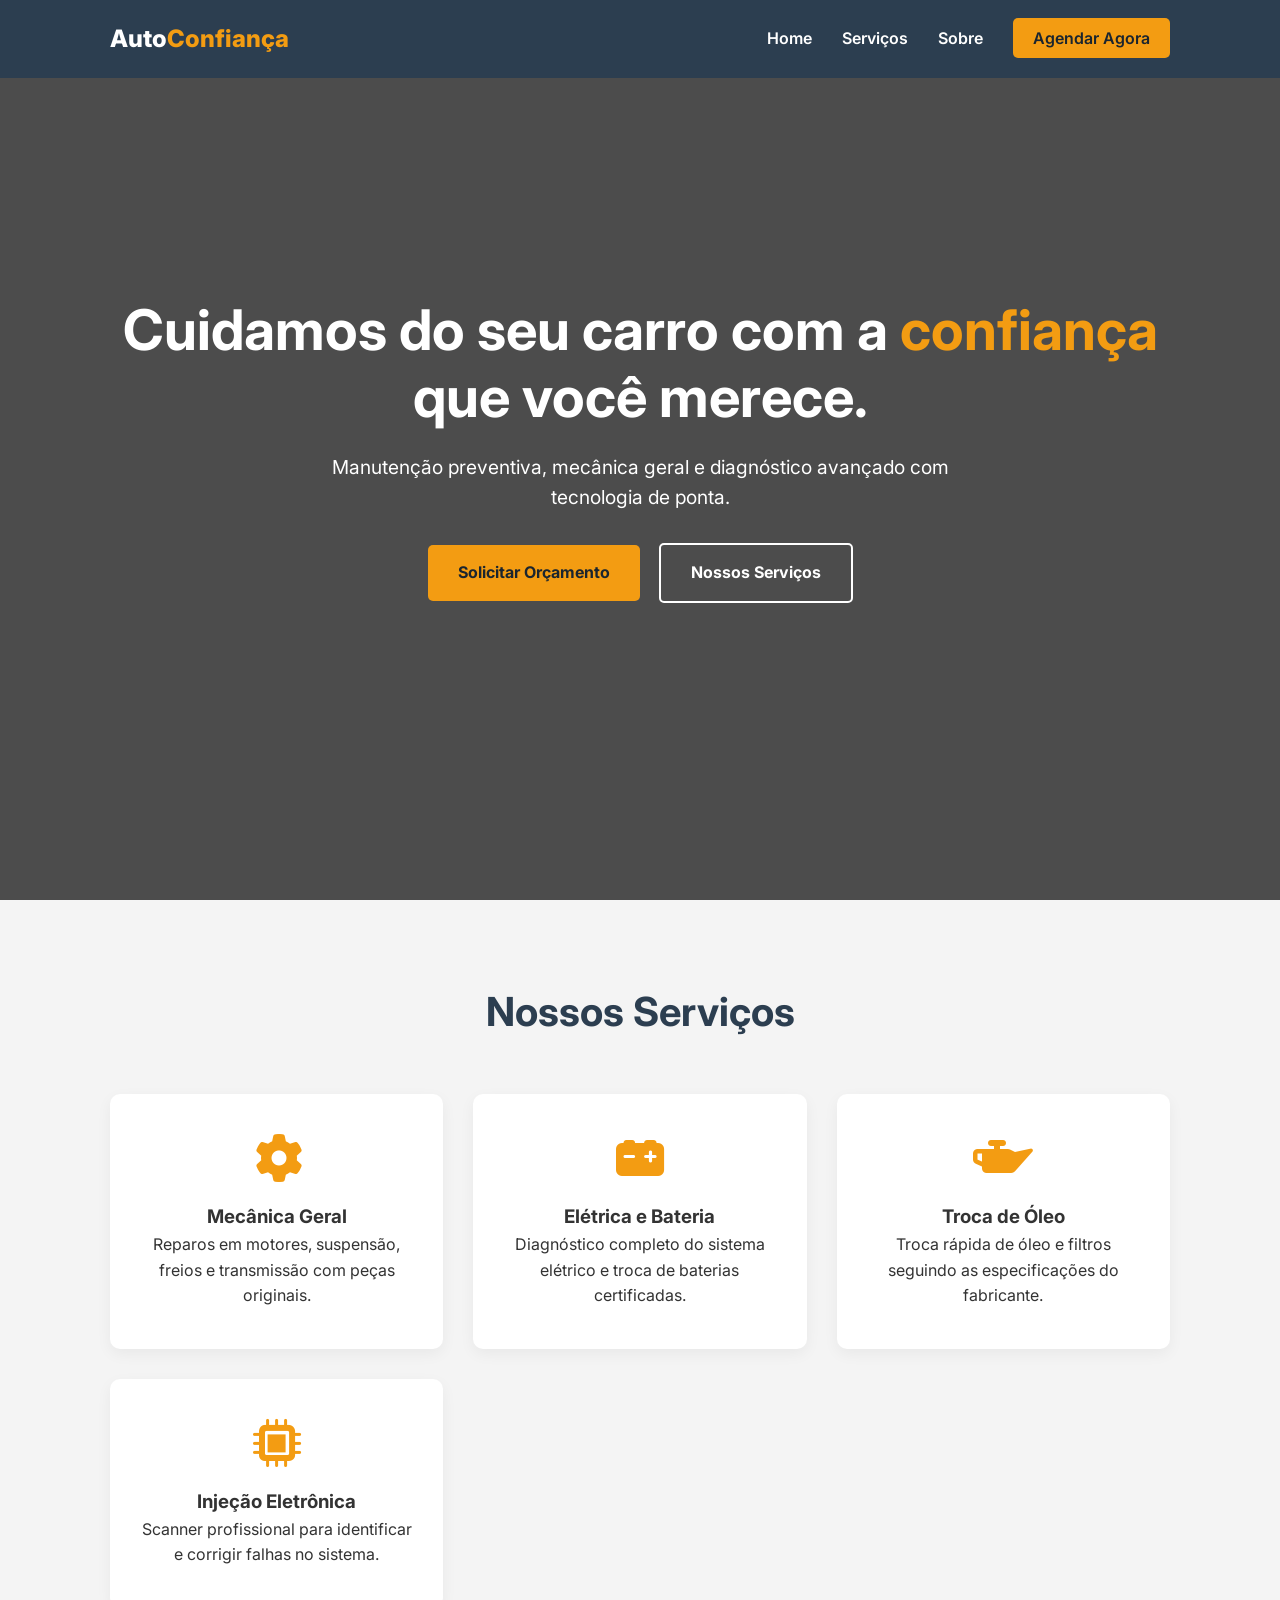
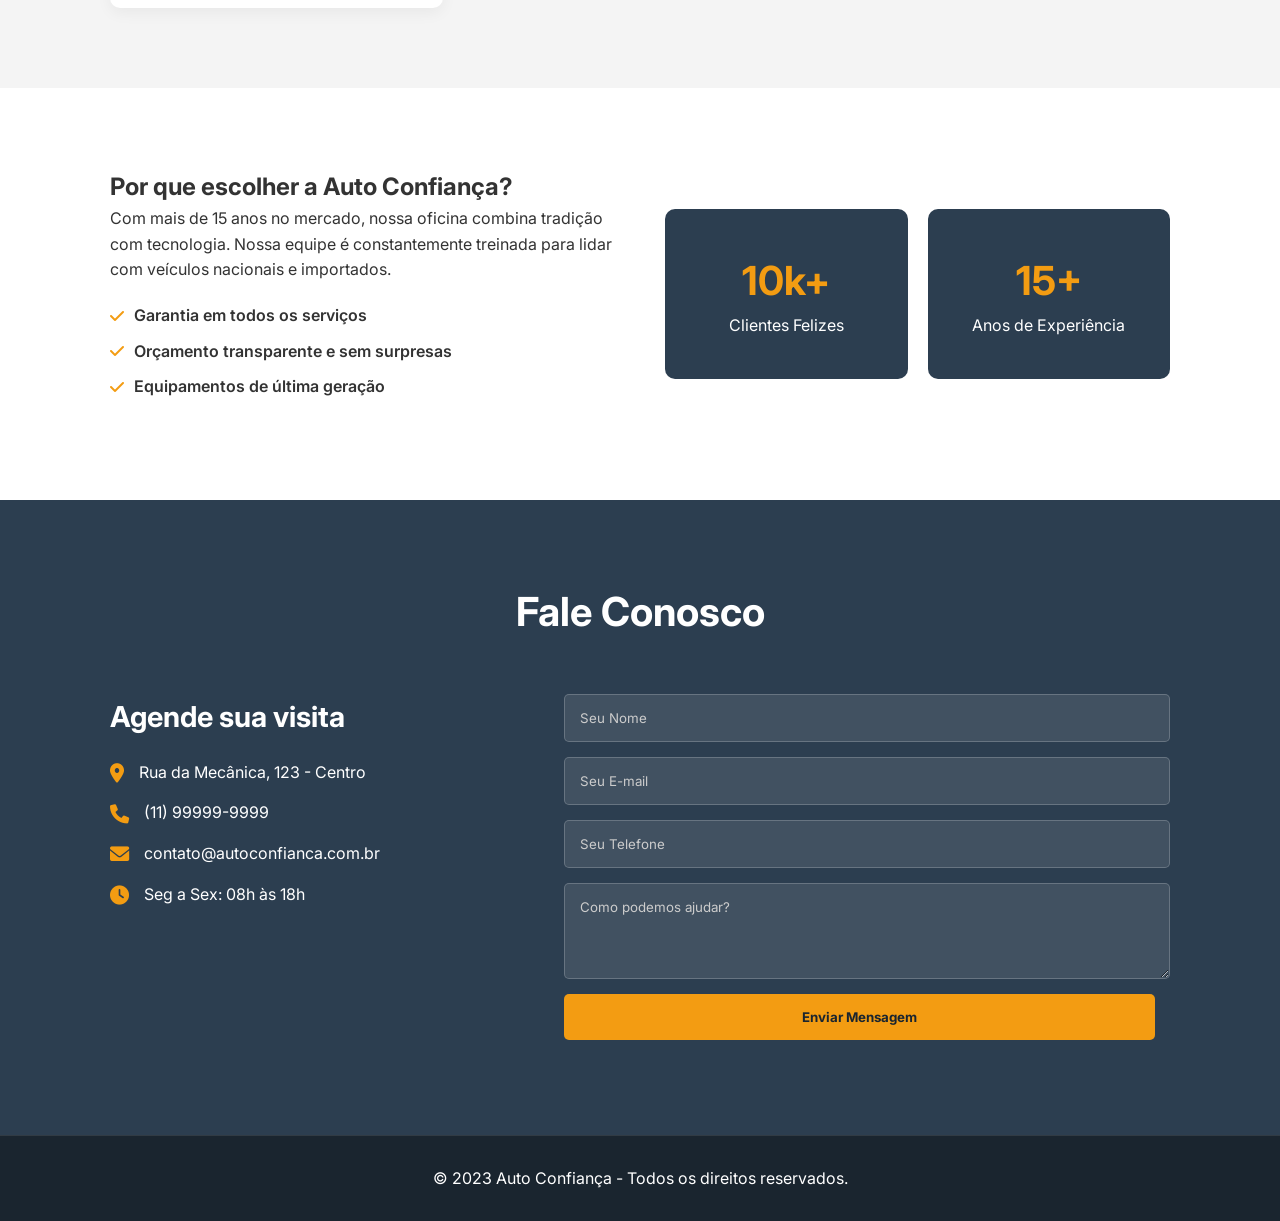
<file: AutoConfianca/index.html>
<!DOCTYPE html>
<html lang="pt-br">
<head>
    <meta charset="UTF-8">
    <meta name="viewport" content="width=device-width, initial-scale=1.0">
    <title>Auto Confiança | Oficina Mecânica Especializada</title>
    <link rel="stylesheet" href="src/style.css">
    <!-- Google Fonts -->
    <link href="https://fonts.googleapis.com/css2?family=Inter:wght@400;600;800&display=swap" rel="stylesheet">
    <!-- Font Awesome para ícones -->
    <link rel="stylesheet" href="https://cdnjs.cloudflare.com/ajax/libs/font-awesome/6.0.0/css/all.min.css">
</head>
<body>

    <header id="header">
        <nav class="container">
            <div class="logo">Auto<span>Confiança</span></div>
            <ul class="nav-links">
                <li><a href="#home">Home</a></li>
                <li><a href="#servicos">Serviços</a></li>
                <li><a href="#sobre">Sobre</a></li>
                <li><a href="#contato" class="btn-nav">Agendar Agora</a></li>
            </ul>
            <div class="menu-toggle">
                <i class="fa-solid fa-bars"></i>
            </div>
        </nav>
    </header>

    <section id="home" class="hero">
        <div class="container hero-content">
            <h1>Cuidamos do seu carro com a <span>confiança</span> que você merece.</h1>
            <p>Manutenção preventiva, mecânica geral e diagnóstico avançado com tecnologia de ponta.</p>
            <div class="hero-btns">
                <a href="#contato" class="btn-primary">Solicitar Orçamento</a>
                <a href="#servicos" class="btn-secondary">Nossos Serviços</a>
            </div>
        </div>
    </section>

    <section id="servicos" class="services">
        <div class="container">
            <h2 class="section-title">Nossos Serviços</h2>
            <div class="services-grid">
                <div class="service-card">
                    <i class="fa-solid fa-engine-warning"></i>
                    <i class="fa-solid fa-gear"></i>
                    <h3>Mecânica Geral</h3>
                    <p>Reparos em motores, suspensão, freios e transmissão com peças originais.</p>
                </div>
                <div class="service-card">
                    <i class="fa-solid fa-car-battery"></i>
                    <h3>Elétrica e Bateria</h3>
                    <p>Diagnóstico completo do sistema elétrico e troca de baterias certificadas.</p>
                </div>
                <div class="service-card">
                    <i class="fa-solid fa-oil-can"></i>
                    <h3>Troca de Óleo</h3>
                    <p>Troca rápida de óleo e filtros seguindo as especificações do fabricante.</p>
                </div>
                <div class="service-card">
                    <i class="fa-solid fa-microchip"></i>
                    <h3>Injeção Eletrônica</h3>
                    <p>Scanner profissional para identificar e corrigir falhas no sistema.</p>
                </div>
            </div>
        </div>
    </section>

    <section id="sobre" class="about">
        <div class="container about-flex">
            <div class="about-text">
                <h2>Por que escolher a Auto Confiança?</h2>
                <p>Com mais de 15 anos no mercado, nossa oficina combina tradição com tecnologia. Nossa equipe é constantemente treinada para lidar com veículos nacionais e importados.</p>
                <ul class="features">
                    <li><i class="fa-solid fa-check"></i> Garantia em todos os serviços</li>
                    <li><i class="fa-solid fa-check"></i> Orçamento transparente e sem surpresas</li>
                    <li><i class="fa-solid fa-check"></i> Equipamentos de última geração</li>
                </ul>
            </div>
            <div class="about-stats">
                <div class="stat-item"><strong>10k+</strong><p>Clientes Felizes</p></div>
                <div class="stat-item"><strong>15+</strong><p>Anos de Experiência</p></div>
            </div>
        </div>
    </section>

    <section id="contato" class="contact">
        <div class="container">
            <h2 class="section-title">Fale Conosco</h2>
            <div class="contact-wrapper">
                <div class="contact-info">
                    <h3>Agende sua visita</h3>
                    <p><i class="fa-solid fa-location-dot"></i> Rua da Mecânica, 123 - Centro</p>
                    <p><i class="fa-solid fa-phone"></i> (11) 99999-9999</p>
                    <p><i class="fa-solid fa-envelope"></i> contato@autoconfianca.com.br</p>
                    <p><i class="fa-solid fa-clock"></i> Seg a Sex: 08h às 18h</p>
                </div>
                <form id="contact-form" class="contact-form">
                    <input type="text" id="name" placeholder="Seu Nome" required>
                    <input type="email" id="email" placeholder="Seu E-mail" required>
                    <input type="tel" id="phone" placeholder="Seu Telefone" required>
                    <textarea id="message" rows="4" placeholder="Como podemos ajudar?" required></textarea>
                    <button type="submit" class="btn-primary">Enviar Mensagem</button>
                    <p id="form-status"></p>
                </form>
            </div>
        </div>
    </section>

    <footer>
        <div class="container">
            <p>&copy; 2023 Auto Confiança - Todos os direitos reservados.</p>
        </div>
    </footer>

    <script src="src/script.js"></script>
</body>
</html>
</file>
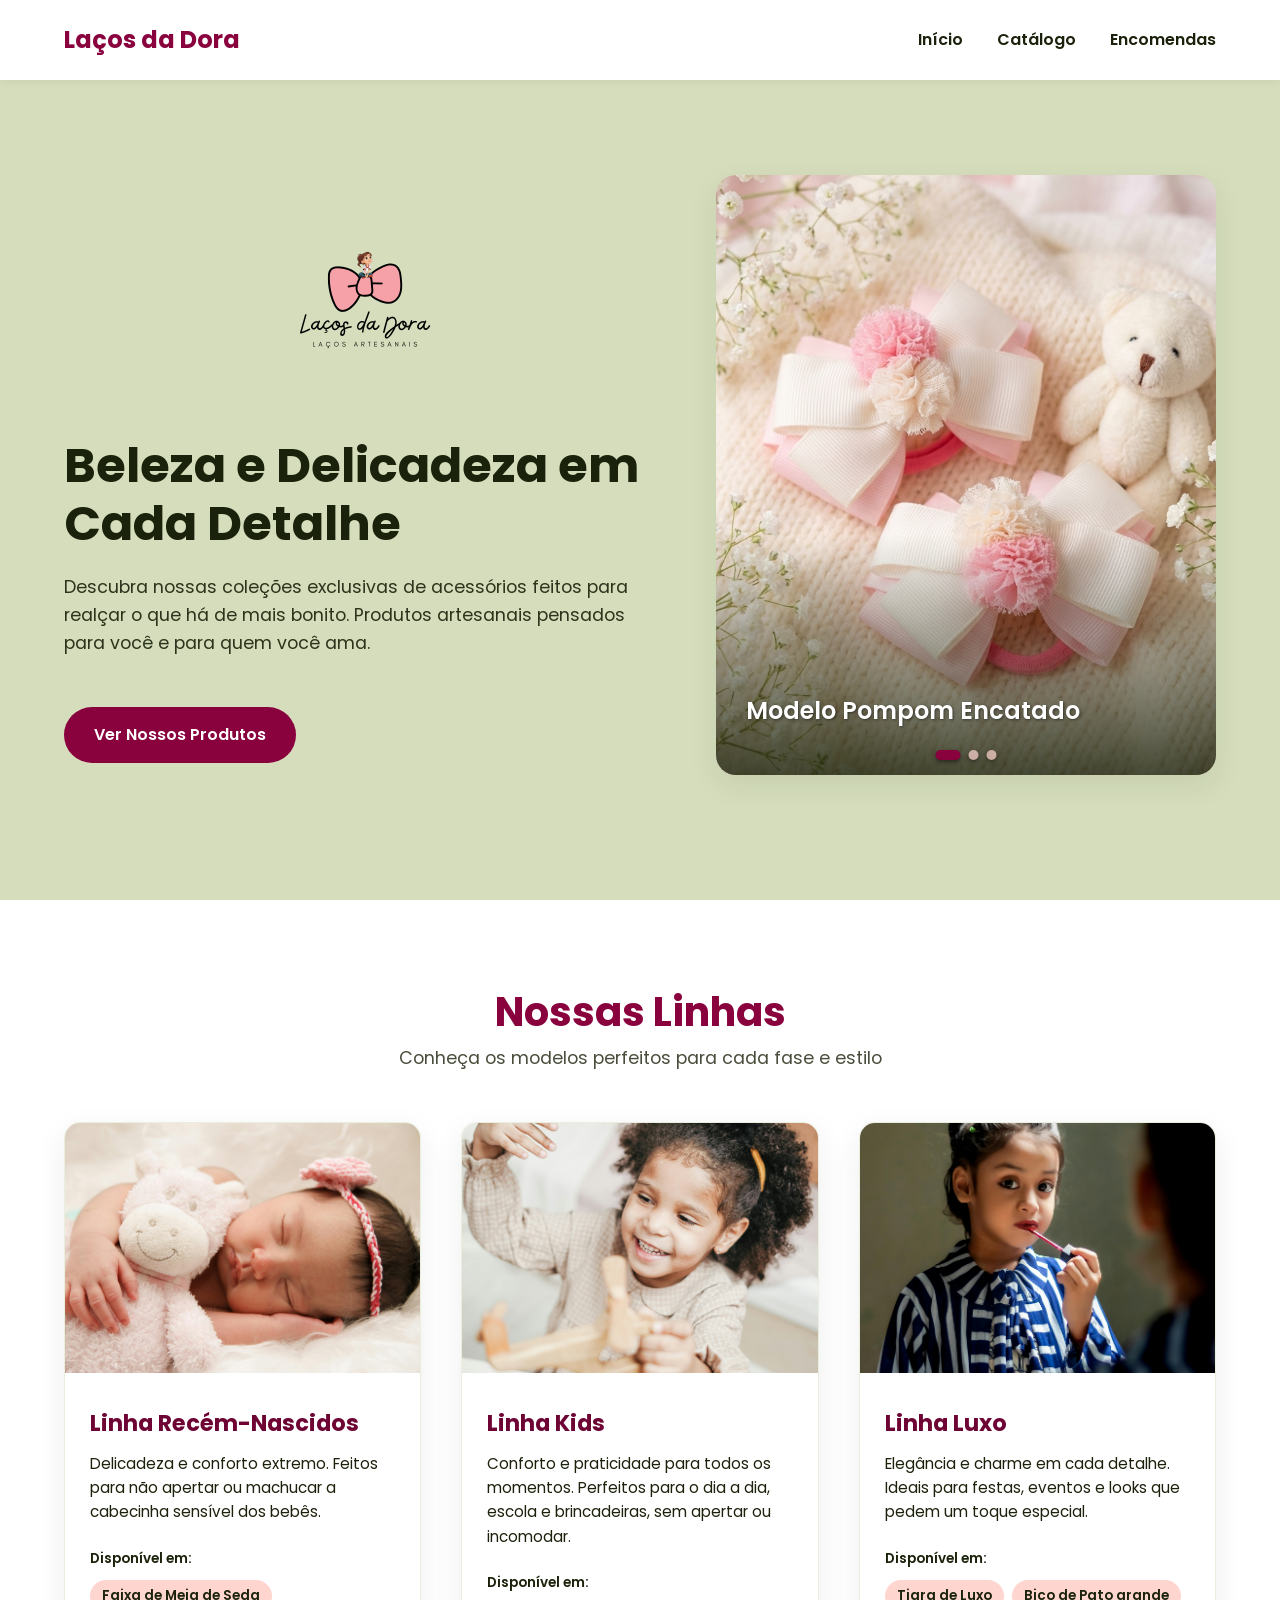
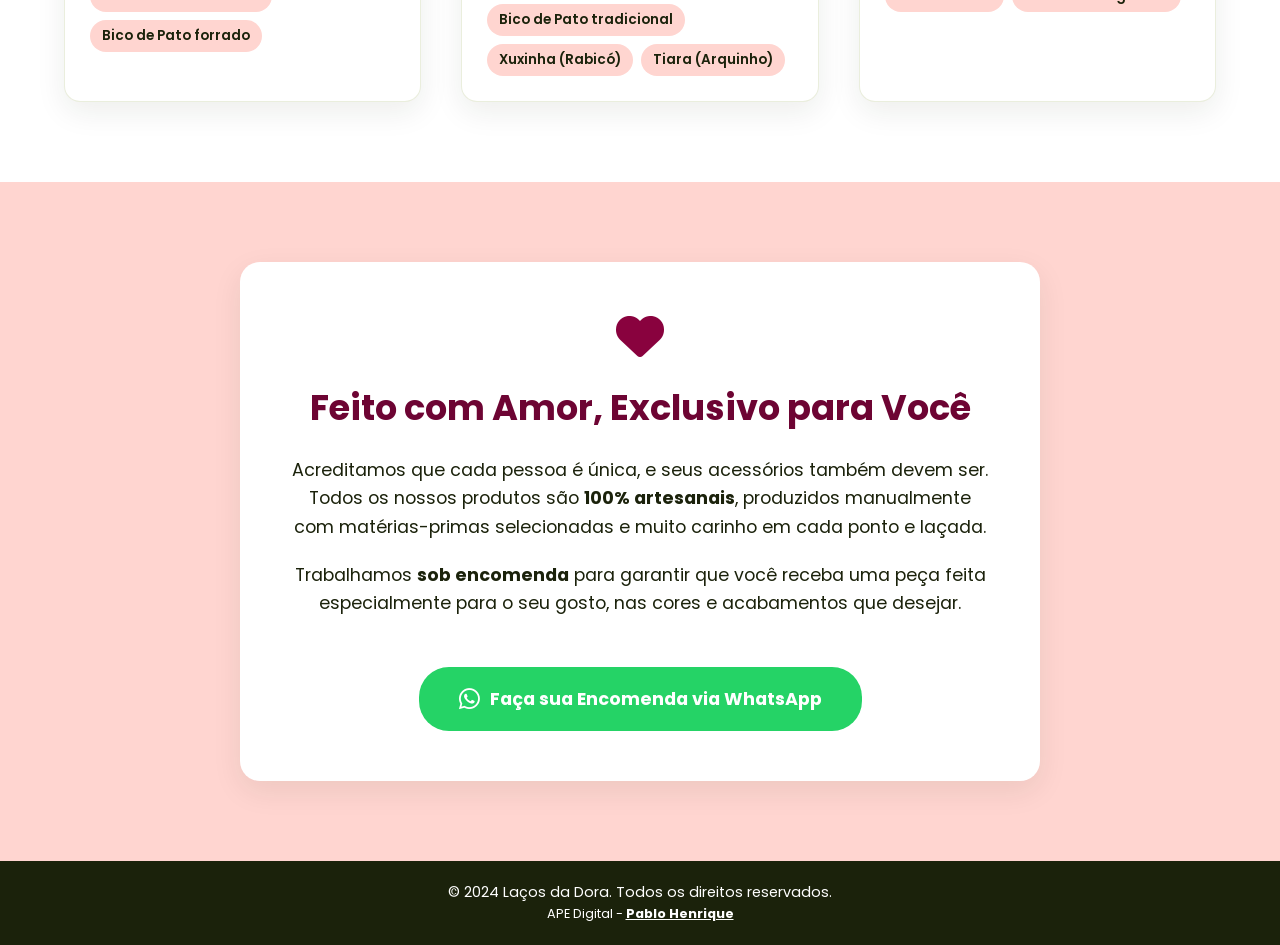
<file: LacosDaDora/index.html>
<!DOCTYPE html>
<html lang="pt-BR">
<head>
    <meta charset="UTF-8">
    <meta name="viewport" content="width=device-width, initial-scale=1.0">
    <title>Laços da dora</title>
    <link rel="shortcut icon" href="src/favicon.ico" type="image/x-icon">
    <!-- Fonte moderna (Poppins) -->
    <link href="https://fonts.googleapis.com/css2?family=Poppins:wght@300;400;600;700&display=swap" rel="stylesheet">
    <!-- Ícones (para o WhatsApp) -->
    <link rel="stylesheet" href="https://cdnjs.cloudflare.com/ajax/libs/font-awesome/6.4.0/css/all.min.css">
    <link rel="stylesheet" href="css/style.css">
</head>
<body>

    <!-- Cabeçalho Fixo -->
    <header class="header">
        <div class="logo-text">Laços da Dora</div>
        <nav>
            <a href="#hero">Início</a>
            <a href="#catalogo">Catálogo</a>
            <a href="#encomendas">Encomendas</a>
        </nav>
    </header>

    <!-- Seção 1: Hero (Apresentação + Carrossel) -->
    <section id="hero" class="hero">
        <div class="hero-container">
            <!-- Parte Esquerda -->
            <div class="hero-content">
                <img src="src/lacosDaDoraLogo.png" alt="Logo da Marca" class="logo-img">
                <h1>Beleza e Delicadeza em Cada Detalhe</h1>
                <p>Descubra nossas coleções exclusivas de acessórios feitos para realçar o que há de mais bonito. Produtos artesanais pensados para você e para quem você ama.</p>
                <a href="#catalogo" class="btn-primary">Ver Nossos Produtos</a>
            </div>

            <!-- Parte Direita (Carrossel) -->
            <div class="hero-carousel">
                <div class="carousel-track">
                    <!-- Slide 1 -->
                    <div class="slide active">
                        <img src="src/pompomEncantado.jpeg" alt="Modelo Pompom Encatado">
                        <div class="slide-caption">
                            <h3>Modelo Pompom Encatado</h3>
                        </div>
                    </div>
                    <!-- Slide 2 -->
                    <div class="slide">
                        <img src="src/gravatinhaDePrincesa.jpeg" alt="Modelo Gravatinha de Princesa">
                        <div class="slide-caption">
                            <h3>Modelo Gravatinha de Princesa</h3>
                        </div>
                    </div>
                    <!-- Slide 3 -->
                    <div class="slide">
                        <img src="src/cruzadinho.jpeg" alt="Modelo Charminho Cruzado">
                        <div class="slide-caption">
                            <h3>Modelo Charminho Cruzado</h3>
                        </div>
                    </div>
                </div>
                <div class="carousel-indicators">
                    <span class="dot active" data-index="0"></span>
                    <span class="dot" data-index="1"></span>
                    <span class="dot" data-index="2"></span>
                </div>
            </div>
        </div>
    </section>

    <!-- Seção 2: Cards de Catálogo -->
    <section id="catalogo" class="catalog">
        <div class="section-title">
            <h2>Nossas Linhas</h2>
            <p>Conheça os modelos perfeitos para cada fase e estilo</p>
        </div>
        
        <div class="cards-grid">
            <!-- Card 1 -->
            <div class="card">
                <img src="src/baby.jpg" alt="Linha Bebê">
                <div class="card-content">
                    <h3>Linha Recém-Nascidos</h3>
                    <p>Delicadeza e conforto extremo. Feitos para não apertar ou machucar a cabecinha sensível dos bebês.</p>
                    <div class="options-tags">
                        <span>Disponível em:</span>
                        <div class="tags">
                            <span class="tag">Faixa de Meia de Seda</span>
                            <span class="tag">Bico de Pato forrado</span>
                        </div>
                    </div>
                </div>
            </div>

            <!-- Card 2 -->
            <div class="card">
                <img src="src/garota.jpg" alt="Linha Infantil">
                <div class="card-content">
                    <h3>Linha Kids</h3>
                    <p>Conforto e praticidade para todos os momentos. Perfeitos para o dia a dia, escola e brincadeiras, sem apertar ou incomodar.</p>
                    <div class="options-tags">
                        <span>Disponível em:</span>
                        <div class="tags">
                            <span class="tag">Bico de Pato tradicional</span>
                            <span class="tag">Xuxinha (Rabicó)</span>
                            <span class="tag">Tiara (Arquinho)</span>
                        </div>
                    </div>
                </div>
            </div>

            <!-- Card 3 -->
            <div class="card">
                <img src="src/luxo.jpg" alt="Linha Festas">
                <div class="card-content">
                    <h3>Linha Luxo</h3>
                    <p>Elegância e charme em cada detalhe. Ideais para festas, eventos e looks que pedem um toque especial.</p>
                    <div class="options-tags">
                        <span>Disponível em:</span>
                        <div class="tags">
                            <span class="tag">Tiara de Luxo</span>
                            <span class="tag">Bico de Pato grande</span>
                        </div>
                    </div>
                </div>
            </div>
        </div>
    </section>

    <!-- Seção 3: Encomendas e Contato -->
    <section id="encomendas" class="about-contact">
        <div class="contact-container">
            <div class="heart-icon"><i class="fa-solid fa-heart"></i></div>
            <h2>Feito com Amor, Exclusivo para Você</h2>
            <p>
                Acreditamos que cada pessoa é única, e seus acessórios também devem ser. 
                Todos os nossos produtos são <strong>100% artesanais</strong>, produzidos manualmente 
                com matérias-primas selecionadas e muito carinho em cada ponto e laçada.
            </p>
            <p class="order-info">
                Trabalhamos <strong>sob encomenda</strong> para garantir que você receba uma peça 
                feita especialmente para o seu gosto, nas cores e acabamentos que desejar.
            </p>
            
            <!-- Link do WhatsApp: Mude o "seunumerodetelefone" incluindo o código do país, ex: 5511999999999 -->
            <a href="https://wa.me/31995440212?text=Olá! Gostaria de fazer uma encomenda." target="_blank" class="btn-whatsapp">
                <i class="fa-brands fa-whatsapp"></i> Faça sua Encomenda via WhatsApp
            </a>
        </div>
    </section>

    <footer>
        <p>&copy; 2024 Laços da Dora. Todos os direitos reservados.</p>
        <p class="creditos">APE Digital - <a target="_blank" href="https://wa.me/31997347277" >Pablo Henrique</a></p>
    </footer>

    <script src="js/script.js"></script>
</body>
</html>
</file>
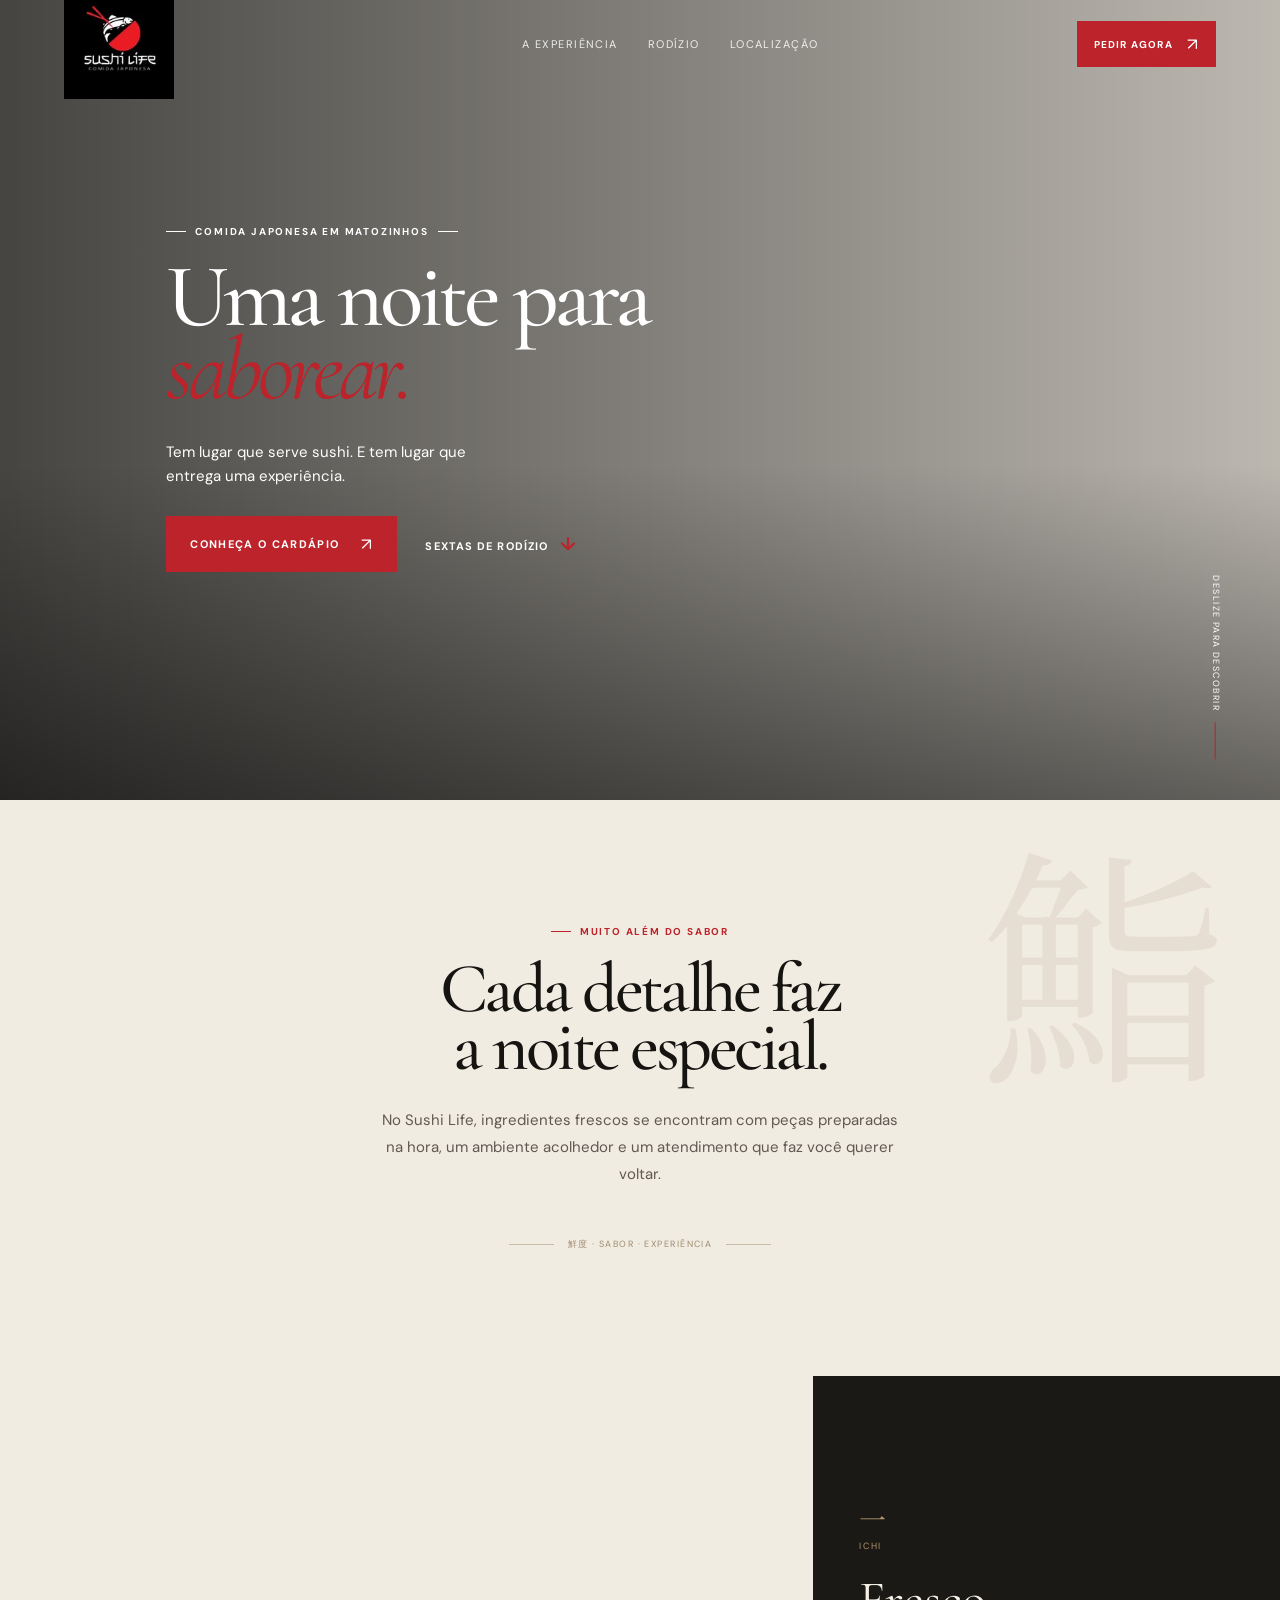
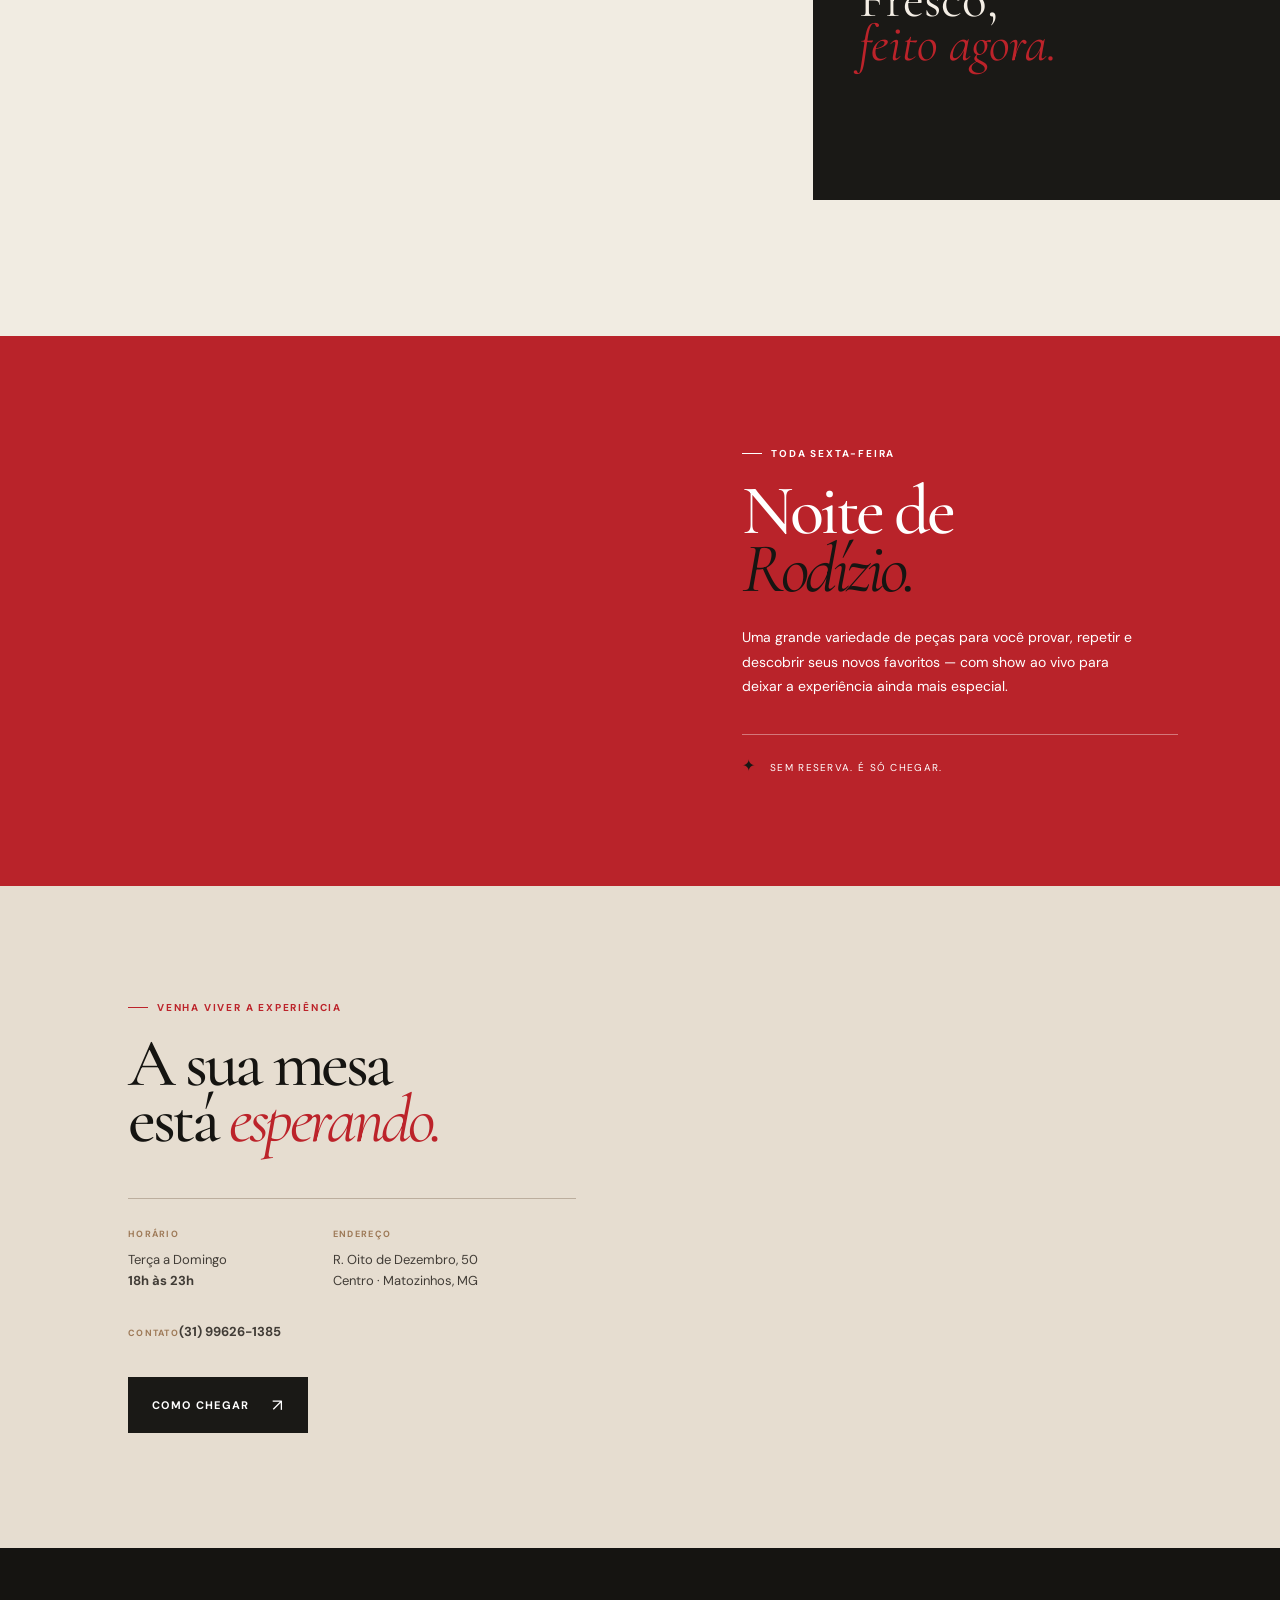
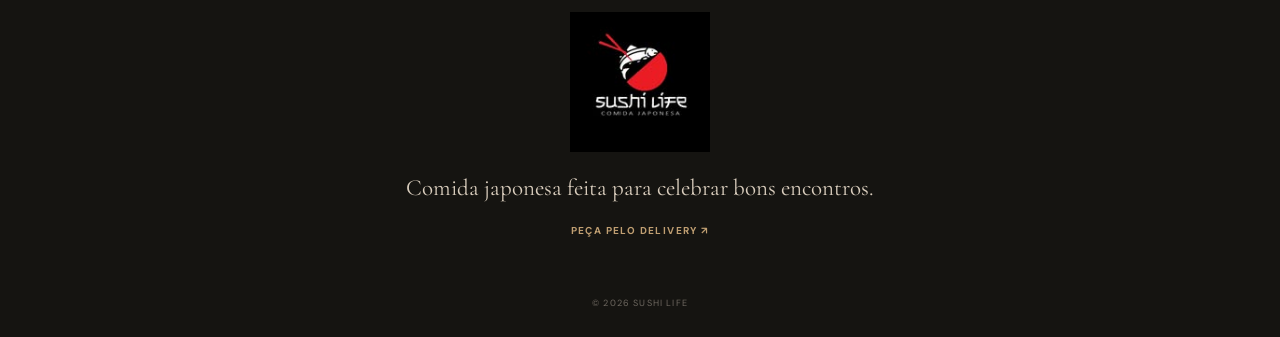
<file: SushiLife/index.html>
<!doctype html>
<html lang="pt-BR">
  <head>
    <meta charset="UTF-8" />
    <meta name="viewport" content="width=device-width, initial-scale=1.0" />
    <meta name="description" content="Sushi Life — comida japonesa, rodízio e experiências especiais em Matozinhos." />
    <title>Sushi Life | Comida Japonesa</title>
    <link rel="preconnect" href="https://fonts.googleapis.com" />
    <link rel="preconnect" href="https://fonts.gstatic.com" crossorigin />
    <link href="https://fonts.googleapis.com/css2?family=Cormorant+Garamond:wght@400;500;600;700&family=DM+Sans:wght@400;500;600;700&family=Noto+Serif+JP:wght@400;500;600&display=swap" rel="stylesheet" />
    <link rel="stylesheet" href="style.css" />
  </head>
  <body>
    <header class="topbar" id="inicio">
      <a class="brand" href="#inicio" aria-label="Sushi Life - início"><img src="assets/logo-sushi-life.png" alt="Sushi Life — Comida Japonesa" /></a>
      <nav aria-label="Navegação principal">
        <a href="#experiencia">A experiência</a>
        <a href="#rodizio">Rodízio</a>
        <a href="#encontre">Localização</a>
      </nav>
      <a class="button button-small" href="https://pedido.anota.ai/loja/sushilife-1" target="_blank" rel="noreferrer">Pedir agora <span>↗</span></a>
    </header>

    <main>
      <section class="hero">
        <div class="hero-image" role="img" aria-label="Seleção de sushi fresco"></div>
        <div class="hero-shadow"></div>
        <div class="hero-content">
          <p class="eyebrow"><i></i> comida japonesa em matozinhos <i></i></p>
          <h1>Uma noite para<br /><em>saborear.</em></h1>
          <p class="hero-copy">Tem lugar que serve sushi. E tem lugar que entrega uma experiência.</p>
          <div class="hero-actions">
            <a class="button" href="https://pedido.anota.ai/loja/sushilife-1" target="_blank" rel="noreferrer">Conheça o cardápio <span>↗</span></a>
            <a class="text-link" href="#rodizio">Sextas de rodízio <b>↓</b></a>
          </div>
        </div>
        <a class="scroll" href="#experiencia">deslize para descobrir <span></span></a>
      </section>

      <section class="intro section" id="experiencia">
        <div class="kanji">鮨</div>
        <p class="eyebrow dark"><i></i> muito além do sabor</p>
        <h2>Cada detalhe faz<br />a noite especial.</h2>
        <p class="body-copy">No Sushi Life, ingredientes frescos se encontram com peças preparadas na hora, um ambiente acolhedor e um atendimento que faz você querer voltar.</p>
        <div class="intro-signature"><span></span><small>鮮度 · sabor · experiência</small><span></span></div>
      </section>

      <section class="gallery" aria-label="Sabores do Sushi Life">
        <div class="gallery-photo photo-one"></div>
        <div class="gallery-photo photo-two"></div>
        <div class="gallery-copy">
          <span class="stamp">一<br /><b>ichi</b></span>
          <p>Fresco,<br /><em>feito agora.</em></p>
        </div>
        <div class="gallery-photo photo-three"></div>
      </section>

      <section class="rodizio section" id="rodizio">
        <div class="rodizio-photo"></div>
        <div class="rodizio-content">
          <p class="eyebrow"><i></i> toda sexta-feira</p>
          <h2>Noite de<br /><em>Rodízio.</em></h2>
          <p>Uma grande variedade de peças para você provar, repetir e descobrir seus novos favoritos — com show ao vivo para deixar a experiência ainda mais especial.</p>
          <div class="rodizio-note"><span>✦</span> Sem reserva. É só chegar.</div>
        </div>
      </section>

      <section class="visit section" id="encontre">
        <div class="visit-content">
          <p class="eyebrow dark"><i></i> venha viver a experiência</p>
          <h2>A sua mesa<br />está <em>esperando.</em></h2>
          <div class="info-grid">
            <div><small>HORÁRIO</small><p>Terça a Domingo<br /><strong>18h às 23h</strong></p></div>
            <div><small>ENDEREÇO</small><p>R. Oito de Dezembro, 50<br />Centro · Matozinhos, MG</p></div>
            <div><small>CONTATO</small><a href="tel:+5531996261385">(31) 99626-1385</a></div>
          </div>
          <a class="button button-dark" href="https://www.google.com/maps/search/?api=1&query=R.%20Oito%20de%20Dezembro%2C%2050%20-%20Centro%2C%20Matozinhos%20-%20MG" target="_blank" rel="noreferrer">Como chegar <span>↗</span></a>
        </div>
        <div class="visit-photo"></div>
      </section>
    </main>

    <footer>
      <img src="assets/logo-sushi-life.png" alt="Sushi Life" />
      <p>Comida japonesa feita para celebrar bons encontros.</p>
      <a href="https://pedido.anota.ai/loja/sushilife-1" target="_blank" rel="noreferrer">Peça pelo delivery ↗</a>
      <small>© <span id="year"></span> Sushi Life</small>
    </footer>
    <script src="script.js"></script>
  </body>
</html>
</file>
<file: AutoConfianca/src/style.css>
/* Reset e Estilos Gerais */
:root {
    --primary: #f39c12;
    --secondary: #2c3e50;
    --dark: #1a252f;
    --light: #f4f4f4;
    --white: #ffffff;
    --text: #333;
    --transition: all 0.3s ease;
}

* {
    margin: 0;
    padding: 0;
    box-sizing: border-box;
    font-family: 'Inter', sans-serif;
}

html {
    scroll-behavior: smooth;
}

body {
    background-color: var(--white);
    color: var(--text);
    line-height: 1.6;
}

.container {
    max-width: 1100px;
    margin: 0 auto;
    padding: 0 20px;
}

/* Header & Nav */
header {
    background: var(--secondary);
    padding: 20px 0;
    position: fixed;
    width: 100%;
    top: 0;
    z-index: 1000;
    transition: var(--transition);
}

header.scrolled {
    padding: 10px 0;
    background: var(--dark);
    box-shadow: 0 2px 10px rgba(0,0,0,0.3);
}

nav {
    display: flex;
    justify-content: space-between;
    align-items: center;
}

.logo {
    color: var(--white);
    font-size: 1.5rem;
    font-weight: 800;
}

.logo span {
    color: var(--primary);
}

.nav-links {
    display: flex;
    list-style: none;
    align-items: center;
}

.nav-links li a {
    color: var(--white);
    text-decoration: none;
    margin-left: 30px;
    font-weight: 600;
    transition: var(--transition);
}

.nav-links li a:hover {
    color: var(--primary);
}

.btn-nav {
    background: var(--primary);
    padding: 10px 20px;
    border-radius: 5px;
    color: var(--dark) !important;
}

.menu-toggle {
    display: none;
    color: var(--white);
    font-size: 1.5rem;
    cursor: pointer;
}

/* Hero Section - CORRIGIDO */
.hero {
    height: 100vh;
    min-height: 600px;
    /* Imagem de backup caso o link falhe e overlay escuro */
    background: linear-gradient(rgba(0, 0, 0, 0.7), rgba(0, 0, 0, 0.7)), 
                url('https://images.pexels.com/photos/4489749/pexels-photo-4489749.jpeg?auto=compress&cs=tinysrgb&w=1260&h=750&dpr=1');
    background-size: cover;
    background-position: center;
    background-repeat: no-repeat;
    background-attachment: fixed; /* Efeito Parallax suave */
    display: flex;
    align-items: center;
    color: var(--white);
    text-align: center;
}

.hero-content h1 {
    font-size: 3.5rem;
    margin-bottom: 20px;
    line-height: 1.2;
}

.hero-content h1 span {
    color: var(--primary);
}

.hero-content p {
    font-size: 1.2rem;
    margin-bottom: 30px;
    max-width: 700px;
    margin-left: auto;
    margin-right: auto;
}

.btn-primary, .btn-secondary {
    display: inline-block;
    padding: 15px 30px;
    border-radius: 5px;
    text-decoration: none;
    font-weight: bold;
    transition: var(--transition);
    cursor: pointer;
    border: none;
}

.btn-primary {
    background: var(--primary);
    color: var(--dark);
    margin-right: 15px;
}

.btn-secondary {
    background: transparent;
    border: 2px solid var(--white);
    color: var(--white);
}

.btn-primary:hover { transform: translateY(-3px); box-shadow: 0 5px 15px rgba(243, 156, 18, 0.4); }
.btn-secondary:hover { background: var(--white); color: var(--dark); }

/* Serviços */
.services { padding: 80px 0; background: var(--light); }

.section-title {
    text-align: center;
    font-size: 2.5rem;
    margin-bottom: 50px;
    color: var(--secondary);
}

.services-grid {
    display: grid;
    grid-template-columns: repeat(auto-fit, minmax(250px, 1fr));
    gap: 30px;
}

.service-card {
    background: var(--white);
    padding: 40px 30px;
    border-radius: 10px;
    text-align: center;
    box-shadow: 0 5px 15px rgba(0,0,0,0.05);
    transition: var(--transition);
}

.service-card:hover { transform: translateY(-10px); }

.service-card i {
    font-size: 3rem;
    color: var(--primary);
    margin-bottom: 20px;
}

/* Sobre */
.about { padding: 80px 0; }
.about-flex {
    display: flex;
    align-items: center;
    gap: 50px;
}
.about-text { flex: 1; }
.about-stats {
    flex: 1;
    display: grid;
    grid-template-columns: 1fr 1fr;
    gap: 20px;
}
.stat-item {
    background: var(--secondary);
    color: var(--white);
    padding: 40px 20px;
    text-align: center;
    border-radius: 10px;
}
.stat-item strong { font-size: 2.5rem; display: block; color: var(--primary); }

.features { list-style: none; margin: 20px 0; }
.features li { margin-bottom: 10px; font-weight: 600; display: flex; align-items: center; }
.features i { color: var(--primary); margin-right: 10px; }

/* Contato */
.contact { padding: 80px 0; background: var(--secondary); color: var(--white); }
.contact .section-title { color: var(--white); }
.contact-wrapper {
    display: grid;
    grid-template-columns: 1fr 1.5fr;
    gap: 50px;
}
.contact-info h3 { margin-bottom: 20px; font-size: 1.8rem; }
.contact-info p { margin-bottom: 15px; display: flex; align-items: center; }
.contact-info i { margin-right: 15px; color: var(--primary); font-size: 1.2rem; }

.contact-form {
    display: flex;
    flex-direction: column;
    gap: 15px;
}
.contact-form input, .contact-form textarea {
    padding: 15px;
    border-radius: 5px;
    border: 1px solid rgba(255,255,255,0.2);
    background: rgba(255,255,255,0.1);
    color: white;
    width: 100%;
}
.contact-form input::placeholder, .contact-form textarea::placeholder {
    color: #ccc;
}
.contact-form input:focus, .contact-form textarea:focus {
    outline: 2px solid var(--primary);
    background: rgba(255,255,255,0.2);
}

/* Footer */
footer {
    background: var(--dark);
    color: var(--white);
    text-align: center;
    padding: 30px 0;
    border-top: 1px solid rgba(255,255,255,0.1);
}

/* Responsividade */
@media (max-width: 768px) {
    .nav-links { display: none; }
    .menu-toggle { display: block; }
    .hero-content h1 { font-size: 2.5rem; }
    .about-flex, .contact-wrapper {
        display: flex;
        flex-direction: column;
    }
    .about-stats { width: 100%; }

    .btn-primary {
      margin-right: 0;
      margin-bottom: 20px;
    }
}
</file>
<file: LacosDaDora/css/style.css>
/* Paleta de Cores e Variáveis Globais */
:root {
    --text-dark: #1b220b; /* Verde bem escuro/quase preto para textos */
    --accent-primary: #89023e; /* Cereja/Vinho */
    --accent-hover: #6d0433; /* Vinho mais escuro */
    --bg-light-green: #d5ddbc; /* Verde oliva bem clarinho */
    --bg-light-pink: #ffd5d0; /* Rosa salmão bem clarinho */
    --white: #ffffff;
    --shadow: 0 10px 30px rgba(27, 34, 11, 0.08);
}

/* Reset Básico */
* {
    margin: 0;
    padding: 0;
    box-sizing: border-box;
}

html {
    scroll-behavior: smooth;
    scroll-padding-top: 80px; /* Compensa o menu fixo ao rolar */
}

body {
    font-family: 'Poppins', sans-serif;
    color: var(--text-dark);
    background-color: var(--bg-light-green); /* Cor de fundo principal */
    line-height: 1.6;
}

/* --- Cabeçalho Fixo --- */
.header {
    position: fixed;
    top: 0;
    width: 100%;
    height: 80px;
    background-color: var(--white);
    display: flex;
    justify-content: space-between;
    align-items: center;
    padding: 0 5%;
    box-shadow: 0 2px 10px rgba(0,0,0,0.05);
    z-index: 1000;
}

.logo-text {
    font-size: 1.5rem;
    font-weight: 700;
    color: var(--accent-primary);
}

.header nav a {
    text-decoration: none;
    color: var(--text-dark);
    margin-left: 30px;
    font-weight: 600;
    transition: color 0.3s ease;
}

.header nav a:hover {
    color: var(--accent-primary);
}

/* --- Botões --- */
.btn-primary {
    display: inline-block;
    background-color: var(--accent-primary);
    color: var(--white);
    padding: 15px 30px;
    border-radius: 30px;
    text-decoration: none;
    font-weight: 600;
    transition: background-color 0.3s, transform 0.2s;
    margin-top: 20px;
}

.btn-primary:hover {
    background-color: var(--accent-hover);
    transform: translateY(-2px);
}

/* --- Seção 1: Hero --- */
.hero {
    min-height: 100vh;
    padding: 100px 5% 50px 5%;
    display: flex;
    align-items: center;
    background-color: var(--bg-light-green);
}

.hero-container {
    display: flex;
    align-items: center;
    justify-content: space-between;
    width: 100%;
    max-width: 1200px;
    margin: 0 auto;
    gap: 50px;
}

.hero-content {
    flex: 1;
}

.logo-img {
    display: block;
    margin: auto;
    max-width: 250px;
    border-radius: 8px;
}

.hero-content h1 {
    font-size: 3rem;
    line-height: 1.2;
    margin-bottom: 20px;
    color: var(--text-dark);
}

.hero-content p {
    font-size: 1.1rem;
    margin-bottom: 30px;
    opacity: 0.9;
}

/* Carrossel */
.hero-carousel {
    flex: 1;
    position: relative;
    width: 100%;
    max-width: 500px;
    height: 600px;
    border-radius: 20px;
    overflow: hidden;
    box-shadow: var(--shadow);
    cursor: grab;
}

.slide {
    position: absolute;
    top: 0;
    left: 0;
    width: 100%;
    height: 100%;
    opacity: 0;
    transition: opacity 1s ease-in-out;
}

.slide.active {
    opacity: 1;
}

.slide img {
    width: 100%;
    height: 100%;
    object-fit: cover;
    pointer-events: none; /* <-- ADICIONADO AQUI: Evita que o navegador arraste o arquivo da foto */
    user-select: none; /* <-- ADICIONADO AQUI: Evita selecionar sem querer */
}

/* Degradê escuro sobre a imagem para o texto aparecer */
.slide::after {
    content: '';
    position: absolute;
    bottom: 0;
    left: 0;
    width: 100%;
    height: 40%;
    background: linear-gradient(to top, rgba(27, 34, 11, 0.8), transparent);
}

.slide-caption {
    position: absolute;
    bottom: 45px;
    left: 30px;
    right: 30px;
    z-index: 2;
    color: var(--white);
}

.slide-caption h3 {
    font-size: 1.5rem;
    font-weight: 600;
    text-shadow: 1px 1px 3px rgba(0,0,0,0.5);
}

/* --- Indicadores do Carrossel (Bolinhas) --- */
.carousel-indicators {
    position: absolute;
    bottom: 15px;
    left: 50%;
    transform: translateX(-50%);
    display: flex;
    gap: 8px;
    z-index: 10;
}

.dot {
    width: 10px;
    height: 10px;
    background-color: var(--bg-light-pink);
    border-radius: 50%;
    cursor: pointer;
    transition: all 0.3s ease;
    box-shadow: 0 2px 4px rgba(0,0,0,0.5); /* Sombreado para destacar em fotos claras */
    opacity: 0.7;
}

.dot:hover {
    opacity: 1;
}

/* Bolinha da foto atual fica maior e na cor principal */
.dot.active {
    background-color: var(--accent-primary);
    width: 25px; /* Vira uma "pílula" moderna */
    border-radius: 10px;
    opacity: 1;
}

/* --- Seção 2: Catálogo --- */
.catalog {
    background-color: var(--white);
    padding: 80px 5%;
}

.section-title {
    text-align: center;
    margin-bottom: 50px;
}

.section-title h2 {
    font-size: 2.5rem;
    color: var(--accent-primary);
}

.section-title p {
    font-size: 1.1rem;
    color: var(--text-dark);
    opacity: 0.8;
}

.cards-grid {
    display: grid;
    grid-template-columns: repeat(auto-fit, minmax(320px, 1fr));
    gap: 40px;
    max-width: 1200px;
    margin: 0 auto;
}

.card {
    background-color: var(--white);
    border-radius: 16px;
    overflow: hidden;
    box-shadow: var(--shadow);
    transition: transform 0.3s ease;
    border: 1px solid rgba(213, 221, 188, 0.5);
}

.card:hover {
    transform: translateY(-10px);
}

.card img {
    width: 100%;
    height: 250px;
    object-fit: cover;
}

.card-content {
    padding: 25px;
}

.card-content h3 {
    color: var(--accent-hover);
    margin-bottom: 10px;
    font-size: 1.4rem;
}

.card-content p {
    font-size: 0.95rem;
    margin-bottom: 20px;
    min-height: 70px; /* Alinha os botões embaixo */
}

.options-tags span {
    font-size: 0.85rem;
    font-weight: 600;
    color: var(--text-dark);
}

.tags {
    display: flex;
    flex-wrap: wrap;
    gap: 8px;
    margin-top: 10px;
}

.tag {
    background-color: var(--bg-light-pink);
    color: var(--accent-hover);
    padding: 5px 12px;
    border-radius: 20px;
    font-size: 0.8rem;
    font-weight: 600;
}

/* --- Seção 3: Sobre e Encomendas --- */
.about-contact {
    background-color: var(--bg-light-pink);
    padding: 80px 5%;
    text-align: center;
}

.contact-container {
    max-width: 800px;
    margin: 0 auto;
    background-color: var(--white);
    padding: 50px;
    border-radius: 20px;
    box-shadow: var(--shadow);
}

.heart-icon i {
    font-size: 3rem;
    color: var(--accent-primary);
    margin-bottom: 20px;
}

.contact-container h2 {
    font-size: 2.2rem;
    color: var(--accent-hover);
    margin-bottom: 20px;
}

.contact-container p {
    font-size: 1.1rem;
    margin-bottom: 20px;
    color: var(--text-dark);
}

.order-info {
    font-size: 1.2rem;
    color: var(--accent-primary);
}

.btn-whatsapp {
    display: inline-flex;
    align-items: center;
    justify-content: center;
    gap: 10px;
    background-color: #25D366; /* Cor oficial do WhatsApp */
    color: var(--white);
    padding: 18px 40px;
    border-radius: 30px;
    text-decoration: none;
    font-weight: 700;
    font-size: 1.1rem;
    margin-top: 30px;
    transition: background-color 0.3s, transform 0.2s;
}

.btn-whatsapp:hover {
    background-color: #1ebe57;
    transform: scale(1.05);
}

.btn-whatsapp i {
    font-size: 1.5rem;
}

/* --- Rodapé --- */
footer {
    background-color: var(--text-dark);
    color: var(--white);
    text-align: center;
    padding: 20px;
    font-size: 0.9rem;
}

.creditos {
    font-size: 0.8rem;
}
.creditos a {
    color:#fff;
    font-weight: bolder;
}

/* --- Responsividade (Celulares e Tablets) --- */
@media (max-width: 900px) {
    .hero {
        min-height: auto;
        padding: 120px 5% 50px 5%; 
    }

    .hero-container {
        flex-direction: column;
        text-align: center;
        gap: 30px;
    }

    .hero-content h1 {
        font-size: 2.2rem;
    }

    .logo-img {
        margin: 0 auto 20px auto;
        display: block;
    }

    /* --- Modificações do Carrossel no Mobile --- */
    .hero-carousel {
        width: 100%;
        max-width: 300px; /* Aumentei levemente para caber bem o texto */
        height: auto; 
        aspect-ratio: 1 / 1; /* Formato Quadrado (1x1) */
        margin: 0 auto; 
        border-radius: 15px; 
    }

    /* Restaura o degradê escuro, mas ajusta a altura dele para a telinha */
    .slide::after {
        display: block;
        height: 50%; /* Cobre metade da foto de baixo pra cima em degradê */
        background: linear-gradient(to top, rgba(27, 34, 11, 0.9), transparent);
    }

    /* Restaura o título, mas diminui as margens para caber na caixa pequena */
    .slide-caption {
        display: block;
        bottom: 30px; /* Margem menor que no PC */
        left: 15px;
        right: 15px;
        text-align: center; /* Centraliza o texto para ficar mais elegante no mobile */
    }

    /* Diminui o tamanho da fonte do título do carrossel no celular */
    .slide-caption h3 {
        font-size: 1.1rem; /* Fonte menor para não engolir a foto */
        line-height: 1.2;
    }

    .header nav {
        display: none; 
    }

    .header {
        justify-content: center;
    }

    .contact-container {
        padding: 30px 20px;
    }
    
    .contact-container h2 {
        font-size: 1.8rem;
    }

    .btn-whatsapp {
        font-size: 1rem;
        padding: 15px 25px;
    }
}

/* Tratamento extra para telas muito pequenas (ex: iPhone SE antigo) */
@media (max-width: 400px) {
    .hero-carousel {
        max-width: 250px; 
    }
    
    /* Deixa a fonte ainda um pouquinho menor em telas minúsculas */
    .slide-caption h3 {
        font-size: 1rem; 
    }
}
</file>
<file: SushiLife/style.css>
:root{--ink:#151411;--rice:#f1ece2;--paper:#ded5c7;--red:#bc232a;--gold:#b3956a;--serif:'Cormorant Garamond',Georgia,serif;--sans:'DM Sans',Arial,sans-serif}*{box-sizing:border-box}html{scroll-behavior:smooth}body{margin:0;background:var(--rice);color:var(--ink);font-family:var(--sans);font-size:16px}.topbar{height:88px;position:absolute;z-index:3;top:0;left:0;right:0;padding:12px clamp(24px,5vw,84px);display:flex;align-items:center;justify-content:space-between;color:#fff}.brand img{width:110px;display:block}.topbar nav{display:flex;gap:30px;margin-left:90px}.topbar nav a{color:#fff;text-decoration:none;font-size:11px;text-transform:uppercase;letter-spacing:.13em;opacity:.88}.button{display:inline-flex;align-items:center;justify-content:center;gap:22px;background:var(--red);color:white;text-decoration:none;text-transform:uppercase;font-size:11px;letter-spacing:.12em;font-weight:700;padding:17px 24px;transition:transform .2s,background .2s}.button:hover{background:#d42a32;transform:translateY(-2px)}.button span{font-size:17px;font-weight:400}.button-small{padding:12px 17px;font-size:10px;gap:14px}.hero{height:min(800px,100vh);min-height:650px;position:relative;color:#fff;overflow:hidden}.hero-image,.hero-shadow{position:absolute;inset:0}.hero-image{background:linear-gradient(90deg,rgba(0,0,0,.71),rgba(0,0,0,.22)),url('https://images.unsplash.com/photo-1579871494447-9811cf80d66c?auto=format&fit=crop&w=2200&q=88') center/cover}.hero-shadow{background:linear-gradient(0deg,rgba(0,0,0,.48),transparent 42%)}.hero-content{position:relative;z-index:1;padding:clamp(170px,25vh,225px) clamp(24px,13vw,220px)}.eyebrow{font-size:10px;text-transform:uppercase;letter-spacing:.18em;font-weight:700;display:flex;align-items:center;gap:9px;margin:0 0 22px}.eyebrow i{height:1px;width:20px;background:currentColor;display:inline-block}.hero h1,h2{font-family:var(--serif);font-size:clamp(58px,7vw,104px);font-weight:500;line-height:.82;letter-spacing:-.05em;margin:0}.hero h1 em,h2 em{color:var(--red);font-weight:400}.hero-copy{max-width:350px;line-height:1.6;margin:33px 0 28px;font-size:15px}.hero-actions{display:flex;align-items:center;gap:28px}.text-link{color:#fff;font-size:11px;text-transform:uppercase;letter-spacing:.1em;text-decoration:none;font-weight:700}.text-link b{color:var(--red);font-size:18px;margin-left:8px}.scroll{position:absolute;z-index:1;bottom:35px;right:clamp(24px,5vw,84px);color:#fff;text-decoration:none;font-size:9px;text-transform:uppercase;letter-spacing:.16em;display:flex;gap:11px;align-items:center;transform:rotate(90deg);transform-origin:right}.scroll span{width:37px;height:1px;background:var(--red)}.section{padding:125px clamp(24px,13vw,220px)}.intro{position:relative;text-align:center;overflow:hidden}.intro .eyebrow{justify-content:center;color:var(--gold)}.eyebrow.dark{color:var(--red)}.intro h2{font-size:clamp(48px,5.5vw,78px)}.intro .body-copy{max-width:530px;line-height:1.8;margin:32px auto;color:#5f5951;font-size:15px}.kanji{position:absolute;right:4vw;top:30px;font-family:'Noto Serif JP';font-size:250px;color:#e6ded2;line-height:1}.intro-signature{display:flex;justify-content:center;align-items:center;gap:14px;margin-top:50px;color:#9f8a6d}.intro-signature span{width:45px;height:1px;background:#c9bba7}.intro-signature small{font-size:9px;text-transform:uppercase;letter-spacing:.16em}.gallery{height:560px;display:grid;grid-template-columns:1.15fr .85fr 1.15fr;overflow:hidden}.gallery-photo{background-size:cover;background-position:center}.photo-one{background-image:url('https://images.unsplash.com/photo-1553621042-f6e147245754?auto=format&fit=crop&w=950&q=85')}.photo-two{background-image:url('https://images.unsplash.com/photo-1617196034183-421b4917c92d?auto=format&fit=crop&w=800&q=85')}.photo-three{background-image:url('https://images.unsplash.com/photo-1582450871972-ab5ca5fd46b5?auto=format&fit=crop&w=950&q=85')}.gallery-copy{background:#1a1916;color:#f4eee5;padding:65px 10%;display:flex;justify-content:center;flex-direction:column;position:relative}.gallery-copy p{font-family:var(--serif);font-size:clamp(42px,4vw,65px);line-height:.85;margin:30px 0 0}.gallery-copy em{color:var(--red)}.stamp{font-family:'Noto Serif JP';font-size:27px;color:var(--gold);line-height:.7}.stamp b{font-family:var(--sans);font-size:9px;letter-spacing:.18em;text-transform:uppercase;font-weight:400}.rodizio{background:#b9232a;color:#fff;display:grid;grid-template-columns:1fr 1fr;padding:0;min-height:550px}.rodizio-photo{background:url('https://images.unsplash.com/photo-1579584425555-c3ce17fd4351?auto=format&fit=crop&w=1200&q=88') center/cover}.rodizio-content{padding:105px clamp(30px,8vw,135px);align-self:center}.rodizio h2{font-size:clamp(55px,5.5vw,83px);margin-bottom:28px}.rodizio h2 em{color:#161512}.rodizio-content>p:not(.eyebrow){line-height:1.75;max-width:410px;font-size:14px}.rodizio-note{font-size:10px;text-transform:uppercase;letter-spacing:.13em;border-top:1px solid rgba(255,255,255,.38);margin-top:35px;padding-top:20px}.rodizio-note span{font-size:16px;margin-right:9px;color:#181714}.visit{display:grid;grid-template-columns:1.1fr .9fr;padding:0;background:#e6ddd0}.visit-content{padding:115px clamp(25px,10vw,165px)}.visit h2{font-size:clamp(51px,5.3vw,80px);margin-bottom:50px}.info-grid{border-top:1px solid #bcae9e;padding-top:22px;display:grid;grid-template-columns:1fr 1.3fr;gap:28px 18px;margin-bottom:35px}.info-grid div:last-child{grid-column:1/-1}.info-grid small{font-size:9px;letter-spacing:.14em;font-weight:bold;color:#9e7a58}.info-grid p,.info-grid a{font-size:13px;line-height:1.65;color:#413c36;margin:7px 0 0;text-decoration:none}.info-grid a{font-weight:bold}.button-dark{background:#1a1916}.visit-photo{background:url('https://images.unsplash.com/photo-1611143669185-af224c5e3252?auto=format&fit=crop&w=1100&q=86') center/cover;min-height:580px}footer{background:#151411;color:#f7f2e9;text-align:center;padding:64px 20px 28px;display:flex;flex-direction:column;align-items:center}footer img{width:140px}footer p{margin:22px 0;font-family:var(--serif);font-size:23px;color:#d9cdbd}footer a{color:#c09f72;text-decoration:none;text-transform:uppercase;font-size:10px;letter-spacing:.14em;font-weight:bold}footer small{margin-top:60px;color:#6e6860;font-size:9px;text-transform:uppercase;letter-spacing:.13em}@media(max-width:750px){.topbar{height:75px;padding:9px 20px}.brand img{width:90px}.topbar nav{display:none}.button-small{font-size:8px;padding:10px 12px}.hero{min-height:680px}.hero-content{padding:205px 25px}.hero h1{font-size:68px}.hero-actions{align-items:flex-start;flex-direction:column;gap:23px}.section{padding:82px 25px}.kanji{font-size:150px;right:-12px}.gallery{height:670px;grid-template-columns:1fr 1fr;grid-template-rows:1fr 1fr}.gallery-copy{grid-column:1;grid-row:2}.photo-three{grid-column:2;grid-row:2}.photo-two{display:none}.rodizio,.visit{grid-template-columns:1fr}.rodizio-photo{height:355px}.rodizio-content{padding:75px 25px}.visit-content{padding:80px 25px}.visit-photo{height:385px;min-height:0}.info-grid{grid-template-columns:1fr}.info-grid div:last-child{grid-column:auto}.scroll{display:none}}
/* Narrow-screen layout fixes */
@media(max-width:430px){body{overflow-x:hidden}.topbar{padding:8px 14px}.brand img{width:76px}.button-small{padding:9px 10px;gap:7px;font-size:8px;letter-spacing:.07em}.button-small span{font-size:12px}.hero{min-height:620px}.hero-content{padding:165px 20px 60px}.hero h1{font-size:clamp(48px,17vw,64px);line-height:.86}.hero-copy{font-size:13px;margin:24px 0}.button{font-size:9px;padding:14px 17px;gap:14px}.text-link{font-size:9px}.section{padding:64px 20px}.eyebrow{font-size:8px;letter-spacing:.13em;gap:6px;margin-bottom:16px}.eyebrow i{width:14px}.intro h2,.visit h2{font-size:clamp(38px,14vw,53px);line-height:.87}.intro .body-copy{font-size:12px;line-height:1.7;margin:25px auto}.kanji{font-size:116px;top:12px;right:-22px;opacity:.65}.intro-signature{margin-top:32px;gap:8px}.intro-signature span{width:24px}.intro-signature small{font-size:7px;letter-spacing:.09em}.gallery{height:auto;display:flex;flex-direction:column}.gallery-photo{height:300px;flex:none}.photo-one{background-position:center}.gallery-copy{min-height:245px;padding:42px 24px;order:2}.gallery-copy p{font-size:48px;margin-top:22px}.photo-three{display:none}.rodizio-photo{height:270px}.rodizio-content{padding:62px 20px}.rodizio h2{font-size:clamp(48px,16vw,64px)}.rodizio-content>p:not(.eyebrow){font-size:12px}.rodizio-note{font-size:8px;line-height:1.4}.visit-content{padding:64px 20px}.visit h2{margin-bottom:36px}.info-grid{gap:22px;margin-bottom:28px}.info-grid p,.info-grid a{font-size:12px}.visit-photo{height:290px}footer{padding:48px 20px 22px}footer p{font-size:20px}footer small{margin-top:42px}}
@media(max-width:280px){.topbar{padding:7px 10px}.brand img{width:66px}.button-small{padding:8px;font-size:7px}.button-small span{display:none}.hero-content{padding-left:16px;padding-right:16px}.section,.rodizio-content,.visit-content{padding-left:16px;padding-right:16px}.gallery-photo{height:245px}}
</file>
